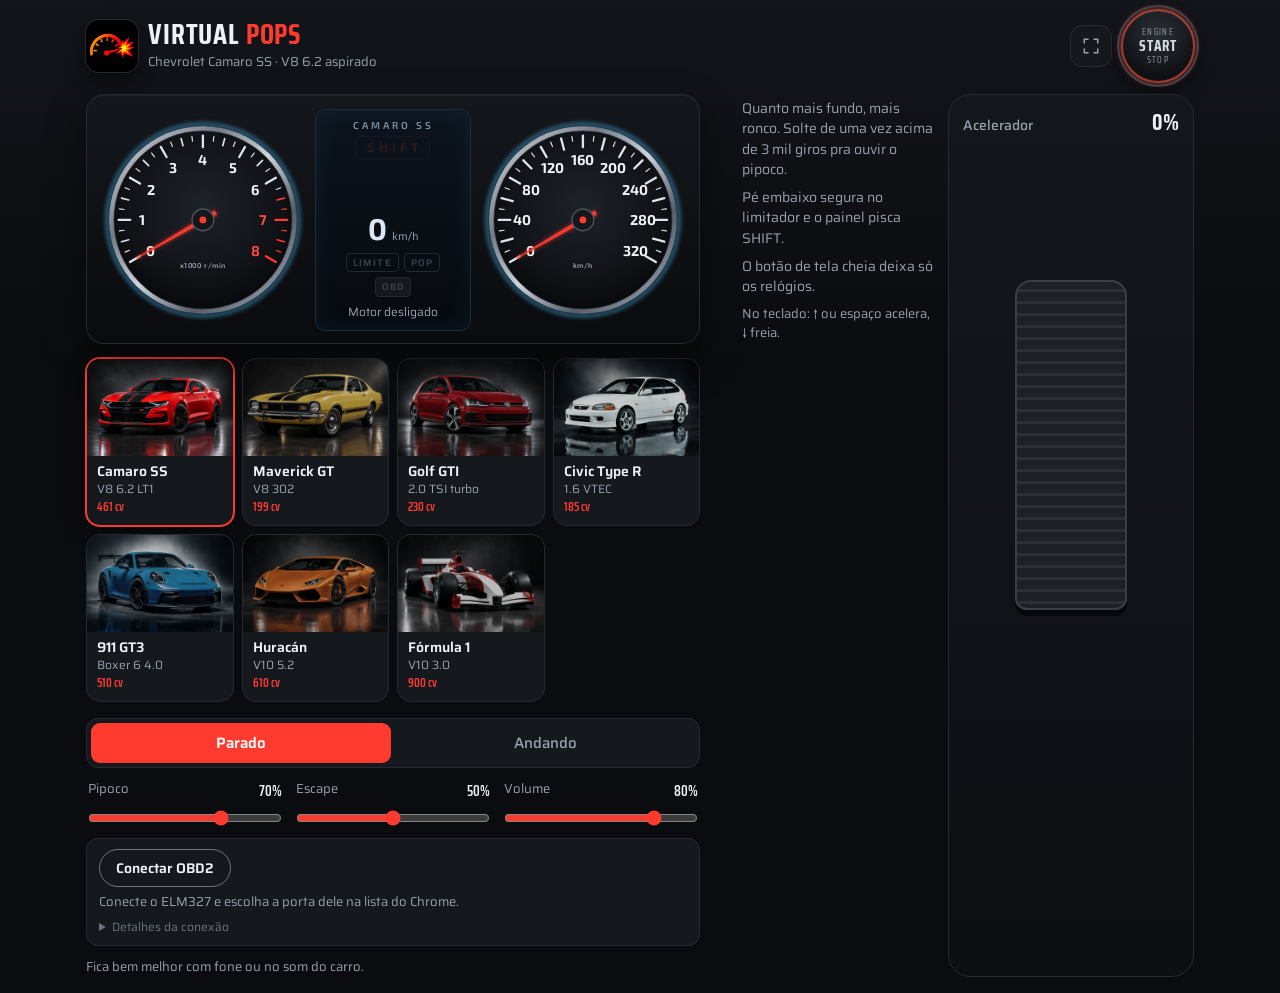
<file: index.html>
<!doctype html>
<html lang="pt-BR">
<head>
<meta charset="utf-8">
<meta name="viewport" content="width=device-width, initial-scale=1, viewport-fit=cover">
<title>Virtual Pops</title>
<meta name="description" content="Virtual Pops: simulador de ronco e pipoco de motor com o painel de cada carro: Camaro V8, Maverick V8, Golf GTI, Civic Type R VTEC, Porsche 911 GT3, Huracán V10 e Fórmula 1. Liga no OBD2 do seu carro.">
<meta name="theme-color" content="#0b0c0f">
<link rel="manifest" href="manifest.webmanifest">
<link rel="icon" href="icons/icon-192.png" type="image/png">
<link rel="apple-touch-icon" href="icons/apple-touch-icon.png">
<meta name="mobile-web-app-capable" content="yes">
<meta name="apple-mobile-web-app-capable" content="yes">
<meta name="apple-mobile-web-app-status-bar-style" content="black-translucent">
<meta name="apple-mobile-web-app-title" content="Virtual Pops">
<link rel="preconnect" href="https://fonts.googleapis.com">
<link rel="preconnect" href="https://fonts.gstatic.com" crossorigin>
<link href="https://fonts.googleapis.com/css2?family=Saira:wght@400;500;600&family=Saira+Condensed:wght@500;600;700&family=Exo+2:ital,wght@0,600;0,700;1,700&family=Jost:wght@400;500&family=Barlow:wght@500;600;700&family=Michroma&family=Share+Tech+Mono&display=swap" rel="stylesheet">
<link rel="stylesheet" href="css/app.css">
</head>
<body data-car="camaro">
<main class="app">
  <header class="top">
    <div class="brand">
      <img class="logo" src="icons/icon-192.png" alt="" width="44" height="44">
      <div class="brandtxt">
        <h1>Virtual <span>Pops</span></h1>
        <p class="carline" id="carLine">Chevrolet Camaro SS · V8 6.2 aspirado</p>
      </div>
    </div>
    <div class="topbtns">
      <button type="button" id="fsBtn" class="iconbtn" aria-pressed="false" aria-label="Modo painel: tela cheia só com os relógios" title="Modo painel: tela cheia só com os relógios">
        <svg class="ico-enter" viewBox="0 0 24 24" fill="none" stroke="currentColor" stroke-width="2" stroke-linecap="round" stroke-linejoin="round" aria-hidden="true"><path d="M8 3H3v5M16 3h5v5M8 21H3v-5M16 21h5v-5"/></svg>
        <svg class="ico-exit" viewBox="0 0 24 24" fill="none" stroke="currentColor" stroke-width="2" stroke-linecap="round" stroke-linejoin="round" aria-hidden="true"><path d="M3 8h5V3M21 8h-5V3M3 16h5v5M21 16h-5v5"/></svg>
      </button>
      <button type="button" id="power" class="start" aria-pressed="false" aria-label="Ligar motor">
        <span class="ring" aria-hidden="true"></span>
        <span class="lbl" aria-hidden="true"><small>ENGINE</small><b id="powerTxt">START</b><small>STOP</small></span>
      </button>
    </div>
  </header>

  <section class="cluster-wrap" id="clusterWrap" aria-label="Painel">
    <div id="cluster" class="cl"></div>
    <div class="backfire" id="backfire" aria-hidden="true"></div>
  </section>

  <section class="garage" aria-label="Garagem">
    <div class="cars" role="radiogroup" aria-label="Carro" id="segEngine"></div>
  </section>

  <section class="pedals" id="pedals" aria-label="Pedais">
    <div class="side">
      <div class="hint" id="hint">
        <div id="hintSim">
          <p>Quanto mais fundo, mais ronco. Solte de uma vez acima de 3 mil giros pra ouvir o pipoco.</p>
          <p>Pé embaixo segura no limitador e o painel pisca SHIFT.</p>
          <p>O botão de tela cheia deixa só os relógios.</p>
          <p class="kbd">No teclado: ↑ ou espaço acelera, ↓ freia.</p>
        </div>
        <div id="hintObd" hidden>
          <p>O pedal da tela segue o seu pé. A marcha e a velocidade vêm do seu carro.</p>
          <p>O giro do seu carro é convertido pra faixa do carro escolhido.</p>
          <p>Parado: o pipoco vem quando você solta depois de acelerar. Andando: ele continua enquanto o carro desacelera.</p>
          <p>Com o carro parado, pise até o fundo uma vez pra calibrar o pedal.</p>
        </div>
      </div>
      <div class="pad brake" id="brake" role="slider" tabindex="0" aria-label="Freio" aria-valuemin="0" aria-valuemax="100" aria-valuenow="0" data-on="0" hidden>
        <div class="fill"></div><div class="plate"></div>
        <div class="cap"><span>Freio</span><span class="pct">0%</span></div>
      </div>
    </div>
    <div class="pad gas" id="gas" role="slider" tabindex="0" aria-label="Acelerador" aria-valuemin="0" aria-valuemax="100" aria-valuenow="0" data-on="0">
      <div class="fill"></div><div class="plate"></div>
      <div class="cap"><span>Acelerador</span><span class="pct">0%</span></div>
    </div>
  </section>

  <section class="controls" aria-label="Ajustes">
    <div class="seg" role="radiogroup" aria-label="Situação do carro" id="segMode">
      <button type="button" role="radio" aria-checked="true" data-v="0">Parado</button>
      <button type="button" role="radio" aria-checked="false" data-v="1">Andando</button>
    </div>
    <div class="sliders">
      <label class="sl"><span>Pipoco <output id="popOut">70%</output></span><input id="pop" type="range" min="0" max="100" value="70"></label>
      <label class="sl"><span>Escape <output id="exhOut">50%</output></span><input id="exh" type="range" min="0" max="100" value="50"></label>
      <label class="sl"><span>Volume <output id="volOut">80%</output></span><input id="vol" type="range" min="0" max="100" value="80"></label>
    </div>
    <div class="obd" id="obd">
      <div class="obd-row">
        <button type="button" id="obdBtn" class="obd-btn" aria-pressed="false">Conectar OBD2</button>
        <button type="button" id="obdBle" class="obd-alt">Adaptador BLE</button>
      </div>
      <p class="obd-msg" id="obdMsg" role="status" aria-live="polite"></p>
      <details class="obd-log"><summary>Detalhes da conexão</summary><pre id="obdLog"></pre></details>
    </div>
  </section>

  <p class="status" id="status" role="status" aria-live="polite"></p>
</main>
<div class="shiftglow" id="shiftGlow" aria-hidden="true"></div>

<script src="js/engine.js"></script>
<script src="js/obd.js"></script>
<script src="js/cluster.js"></script>
<script src="js/app.js"></script>
</body>
</html>
</file>
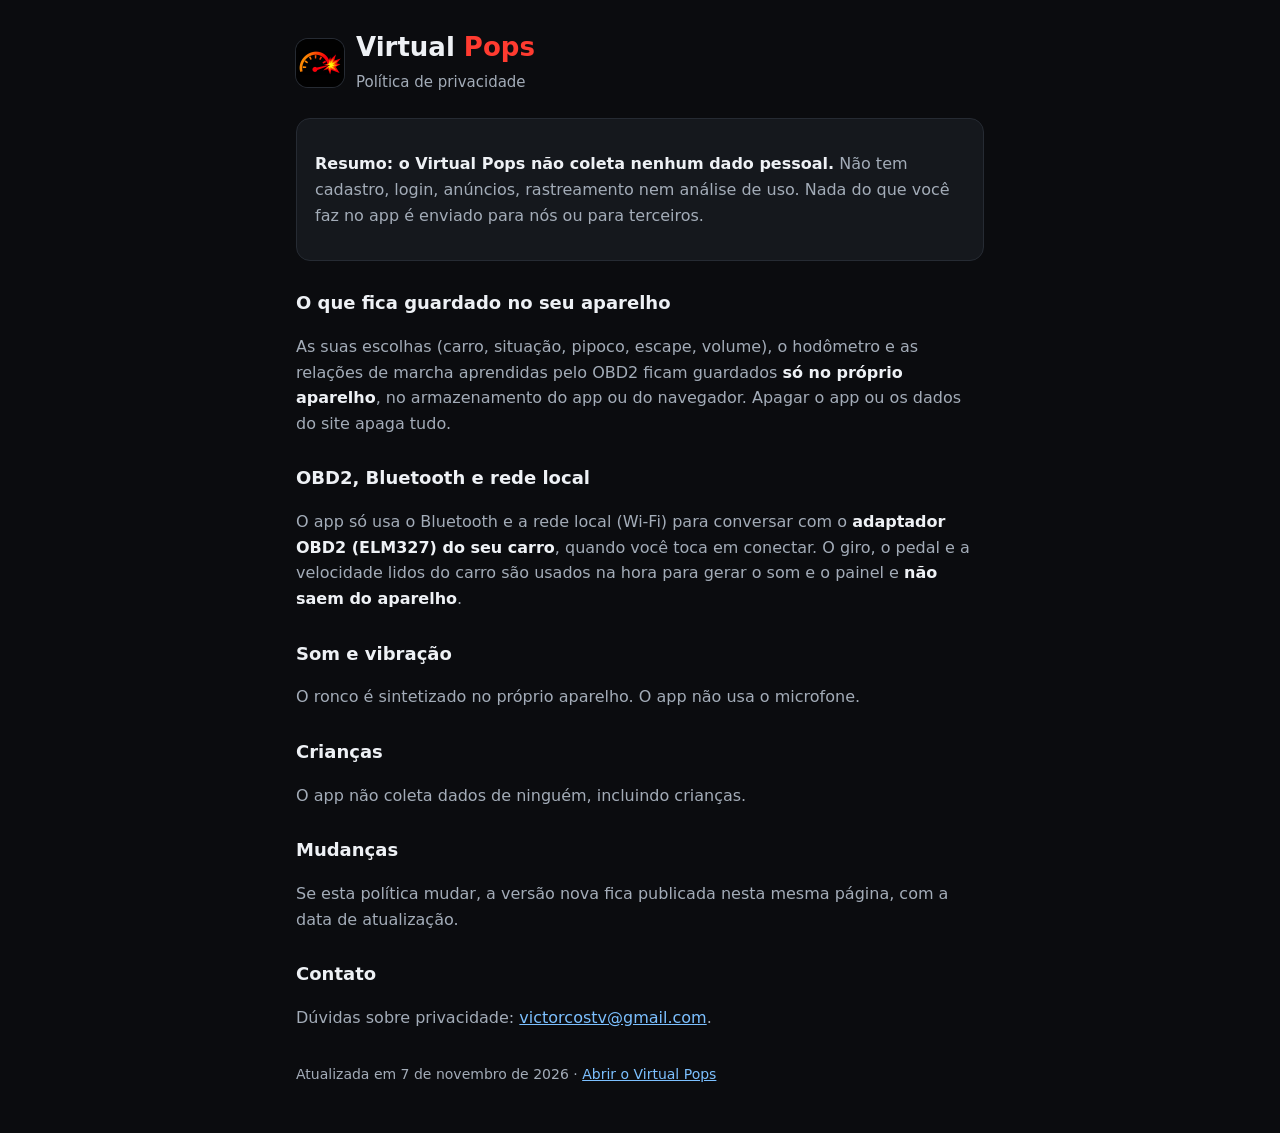
<file: privacidade.html>
<!doctype html>
<html lang="pt-BR">
<head>
<meta charset="utf-8">
<meta name="viewport" content="width=device-width, initial-scale=1">
<title>Virtual Pops — Política de privacidade</title>
<meta name="description" content="Política de privacidade do Virtual Pops, simulador de ronco e pipoco de motor.">
<link rel="icon" href="icons/icon-192.png" type="image/png">
<style>
  :root { --bg: #0b0c0f; --surface: #15181d; --ink: #eef1f5; --ink-2: #a3acb8; --line: #262b33; --accent: #ff3b30; color-scheme: dark; }
  * { box-sizing: border-box; }
  body { margin: 0; background: var(--bg); color: var(--ink); font: 400 16px/1.6 system-ui, -apple-system, "Segoe UI", Roboto, sans-serif; }
  main { max-width: 720px; margin: 0 auto; padding: 32px 16px 48px; }
  header { display: flex; align-items: center; gap: 12px; margin-bottom: 24px; }
  header img { width: 48px; height: 48px; border-radius: 12px; box-shadow: 0 0 0 1px var(--line); }
  h1 { margin: 0; font-size: 26px; line-height: 1.2; }
  h1 span { color: var(--accent); }
  h2 { margin: 28px 0 8px; font-size: 18px; }
  p, li { color: var(--ink-2); }
  strong { color: var(--ink); }
  a { color: #7cc0ff; }
  .card { background: var(--surface); border: 1px solid var(--line); border-radius: 14px; padding: 16px 18px; }
  footer { margin-top: 32px; font-size: 14px; color: var(--ink-2); }
</style>
</head>
<body>
<main>
  <header>
    <img src="icons/icon-192.png" alt="" width="48" height="48">
    <h1>Virtual <span>Pops</span><br><small style="font-size:15px;color:var(--ink-2);font-weight:400">Política de privacidade</small></h1>
  </header>

  <div class="card">
    <p><strong>Resumo: o Virtual Pops não coleta nenhum dado pessoal.</strong> Não tem cadastro, login, anúncios, rastreamento nem análise de uso. Nada do que você faz no app é enviado para nós ou para terceiros.</p>
  </div>

  <h2>O que fica guardado no seu aparelho</h2>
  <p>As suas escolhas (carro, situação, pipoco, escape, volume), o hodômetro e as relações de marcha aprendidas pelo OBD2 ficam guardados <strong>só no próprio aparelho</strong>, no armazenamento do app ou do navegador. Apagar o app ou os dados do site apaga tudo.</p>

  <h2>OBD2, Bluetooth e rede local</h2>
  <p>O app só usa o Bluetooth e a rede local (Wi-Fi) para conversar com o <strong>adaptador OBD2 (ELM327) do seu carro</strong>, quando você toca em conectar. O giro, o pedal e a velocidade lidos do carro são usados na hora para gerar o som e o painel e <strong>não saem do aparelho</strong>.</p>

  <h2>Som e vibração</h2>
  <p>O ronco é sintetizado no próprio aparelho. O app não usa o microfone.</p>

  <h2>Crianças</h2>
  <p>O app não coleta dados de ninguém, incluindo crianças.</p>

  <h2>Mudanças</h2>
  <p>Se esta política mudar, a versão nova fica publicada nesta mesma página, com a data de atualização.</p>

  <h2>Contato</h2>
  <p>Dúvidas sobre privacidade: <a href="mailto:victorcostv@gmail.com">victorcostv@gmail.com</a>.</p>

  <footer>Atualizada em 7 de novembro de 2026 · <a href="./">Abrir o Virtual Pops</a></footer>
</main>
</body>
</html>
</file>
<file: css/app.css>
/* Virtual Pops — estilo geral e painéis por carro */
:root {
  --bg: #0b0c0f; --bg-2: #12151a; --surface: #15181d; --surface-2: #1c2026;
  --ink: #eef1f5; --ink-2: #98a1ad; --ink-3: #6b7480; --line: #262b33;
  --accent: #ff3b30; --accent-ink: #fff; --glow: #4fc3ff; --ok: #39d98a; --red: #ff4d4d;
  --rubber: #1d2025; --rib: #2b2f36; --fill: rgba(255, 59, 48, 0.16);
  --font-ui: "Saira", system-ui, -apple-system, "Segoe UI", Roboto, sans-serif;
  --font-num: "Saira Condensed", "Arial Narrow", "Roboto Condensed", system-ui, sans-serif;
  --radius: 18px;
  color-scheme: dark;
}
body[data-car="maverick"] { --bg: #0c0a08; --bg-2: #171209; --surface: #1a1612; --surface-2: #231d17; --line: #33291f; --accent: #ff8c42; --accent-ink: #1a0d04; --glow: #ffb257; --fill: rgba(255, 140, 66, 0.16); --ink: #f3ebdc; --ink-2: #a89d8a; --ink-3: #7a6f5f; }
body[data-car="gti"] { --accent: #e10a17; --glow: #ffffff; --fill: rgba(225, 10, 23, 0.16); }
body[data-car="huracan"] { --bg: #050507; --bg-2: #0d0d13; --surface: #111116; --surface-2: #18181f; --line: #26262f; --accent: #ffb400; --accent-ink: #1a1200; --glow: #ff7a00; --fill: rgba(255, 180, 0, 0.14); }
body[data-car="f1"] { --bg: #07080a; --bg-2: #0f1115; --surface: #14171b; --surface-2: #1b1f24; --line: #2a2f36; --accent: #39ff14; --accent-ink: #061a02; --glow: #4f7bff; --fill: rgba(57, 255, 20, 0.12); }
body[data-car="civic"] { --accent: #e3001b; --glow: #ffb000; --fill: rgba(227, 0, 27, 0.16); }
body[data-car="gt3"] { --bg: #07090c; --bg-2: #0c1219; --surface: #12161c; --surface-2: #19202a; --line: #232a35; --accent: #2b8fff; --accent-ink: #fff; --glow: #7cc0ff; --fill: rgba(43, 143, 255, 0.16); }

*, *::before, *::after { box-sizing: border-box; }
html { height: 100%; background: var(--bg); }
body {
  margin: 0; min-height: 100%; color: var(--ink);
  background: linear-gradient(180deg, var(--bg-2), var(--bg) 360px) no-repeat var(--bg);
  font: 400 16px/1.45 var(--font-ui);
  -webkit-tap-highlight-color: transparent; -webkit-text-size-adjust: 100%;
}
button { font: inherit; color: inherit; }
button:focus-visible, input:focus-visible, summary:focus-visible, [tabindex]:focus-visible { outline: 3px solid var(--glow); outline-offset: 2px; }
[hidden] { display: none !important; }

.app {
  max-width: 560px; margin: 0 auto;
  padding: calc(10px + env(safe-area-inset-top, 0px)) 16px calc(16px + env(safe-area-inset-bottom, 0px));
  display: grid; grid-template-columns: minmax(0, 1fr); gap: 12px;
}
.app > * { min-width: 0; }

/* ---------- topo ---------- */
.top { display: flex; align-items: center; justify-content: space-between; gap: 12px; }
.brand { min-width: 0; display: flex; align-items: center; gap: 10px; }
.brandtxt { min-width: 0; }
.logo { flex: none; display: block; width: 44px; height: 44px; border-radius: 11px; box-shadow: 0 0 0 1px var(--line), 0 6px 16px rgba(0, 0, 0, 0.5); }
h1 { margin: 0; font: 700 22px/1 var(--font-num); letter-spacing: 0.03em; text-transform: uppercase; white-space: nowrap; }
h1 span { color: var(--accent); }
.carline { margin: 5px 0 0; font-size: 13px; color: var(--ink-2); white-space: nowrap; overflow: hidden; text-overflow: ellipsis; }
.topbtns { display: flex; align-items: center; gap: 10px; flex: none; }
.iconbtn {
  width: 42px; height: 42px; border-radius: 12px; border: 1px solid var(--line); background: var(--surface);
  color: var(--ink-2); display: grid; place-items: center; cursor: pointer; touch-action: manipulation;
}
.iconbtn:hover { color: var(--ink); }
.iconbtn svg { width: 18px; height: 18px; }
.iconbtn .ico-exit { display: none; }

/* botão de partida */
.start {
  position: relative; width: 62px; height: 62px; border-radius: 50%; border: 0; padding: 0; cursor: pointer; flex: none;
  background: radial-gradient(circle at 50% 32%, #2b2f36, #0e1013 72%);
  box-shadow: 0 0 0 3px #1b1e23, 0 0 0 5px #3a3f47, 0 8px 18px rgba(0, 0, 0, 0.6), inset 0 2px 2px rgba(255, 255, 255, 0.08);
  color: #d7dce3; display: grid; place-items: center; touch-action: manipulation;
}
.start .ring { position: absolute; inset: -1px; border-radius: 50%; border: 2px solid rgba(255, 80, 60, 0.6); box-shadow: 0 0 10px rgba(255, 80, 60, 0.4); transition: border-color 0.2s, box-shadow 0.2s; }
.start .lbl { display: grid; line-height: 1; text-align: center; font-family: var(--font-num); }
.start small { font-size: 8px; letter-spacing: 0.14em; color: #8f97a3; }
.start b { font-size: 14px; letter-spacing: 0.06em; margin: 2px 0; }
.start:active { transform: translateY(1px); }
.start[aria-pressed="true"] .ring { border-color: var(--ok); box-shadow: 0 0 14px rgba(57, 217, 138, 0.6), inset 0 0 10px rgba(57, 217, 138, 0.25); }
.start[aria-pressed="true"] b { color: #fff; }

/* ---------- painel ---------- */
.cluster-wrap { position: relative; container: clusterbox / inline-size; }
.backfire {
  position: absolute; left: 12%; right: 12%; bottom: -8px; height: 44px; border-radius: 50%;
  background: radial-gradient(closest-side, rgba(255, 150, 40, 0.95), rgba(255, 70, 0, 0.4), transparent);
  filter: blur(10px); opacity: 0; pointer-events: none;
}
.cl {
  position: relative; display: grid; grid-template-columns: minmax(0, 1fr) minmax(0, 1fr); grid-template-areas: "tach speedo" "center center";
  gap: 6px 8px; align-items: center; padding: 10px 8px 8px; border-radius: var(--radius);
  background: linear-gradient(180deg, #14171c, #0a0b0e); border: 1px solid var(--line);
  box-shadow: inset 0 1px 0 rgba(255, 255, 255, 0.04), 0 18px 40px rgba(0, 0, 0, 0.45);
}
.cl.shift-on { box-shadow: inset 0 0 0 2px #ff2a2a, 0 0 30px rgba(255, 40, 40, 0.6), 0 18px 40px rgba(0, 0, 0, 0.45); }
.cl .gauge { grid-area: tach; min-width: 0; }
.cl .speedo { grid-area: speedo; }
.cl .center { grid-area: center; min-width: 0; }
.cl .gauge svg { display: block; width: 100%; height: auto; aspect-ratio: 1 / 1; }
.cl-defs { position: absolute; width: 0; height: 0; overflow: hidden; }
.cl text { text-anchor: middle; dominant-baseline: central; user-select: none; -webkit-user-select: none; }
.cl .num { font-variant-numeric: tabular-nums; }
.cl-huracan, .cl-f1, .cl-gt3 { display: block; padding: 0; background: none; border: 0; border-radius: 20px; overflow: hidden; }
.cl-huracan svg, .cl-f1 svg, .cl-gt3 svg { display: block; width: 100%; max-width: 100%; height: auto; }
.cl-huracan svg { aspect-ratio: 520 / 420; }
.cl-f1 svg { aspect-ratio: 520 / 300; }
.cl-gt3 svg { aspect-ratio: 560 / 300; }

/* telinha central dos painéis analógicos: em linhas no celular, em coluna quando cabe o painel de três partes */
.cl .screen, .cl .mfd, .cl .plate, .cl .lcd { display: grid; gap: 6px; padding: 8px 12px; border-radius: 10px; }
.cl .row { display: flex; align-items: center; justify-content: space-between; gap: 10px; min-width: 0; }
.cl .r2 { justify-content: flex-start; gap: 16px; }
.cl .brandline { font: 600 10px/1 "Exo 2", sans-serif; letter-spacing: 0.3em; color: #7f8fa3; white-space: nowrap; }
.cl .gear { font: 700 34px/1 "Exo 2", sans-serif; color: #fff; min-width: 1.1em; min-height: 1em; }
.cl .dspd { display: flex; align-items: baseline; gap: 5px; font-variant-numeric: tabular-nums; }
.cl .dspd b { font: 700 28px/1 "Exo 2", sans-serif; }
.cl .dspd span { font-size: 11px; color: var(--ink-2); }
.cl .lamps { display: flex; gap: 5px; flex-wrap: wrap; justify-content: flex-end; }
.cl .lamp { font: 600 9.5px/1 var(--font-ui); letter-spacing: 0.12em; padding: 4px 6px; border-radius: 4px; color: #3a414b; border: 1px solid #232930; }
.cl .lamp.cut.on { color: #fff; background: #d12a2a; border-color: #ff5a5a; box-shadow: 0 0 8px rgba(255, 60, 60, 0.6); }
.cl .lamp.pop.on { color: #111; background: #ffa63b; border-color: #ffc46b; box-shadow: 0 0 8px rgba(255, 166, 59, 0.6); }
.cl .lamp.obd.on { color: #06110b; background: #39d98a; border-color: #7cf0b6; box-shadow: 0 0 8px rgba(57, 217, 138, 0.6); }
.cl .msg { font-size: 12px; color: var(--ink-2); min-height: 1.3em; min-width: 0; white-space: nowrap; overflow: hidden; text-overflow: ellipsis; }

/* aviso de troca */
.cl .shift {
  font: 700 13px/1 "Exo 2", sans-serif; letter-spacing: 0.3em; padding: 4px 6px 4px 10px; border-radius: 4px;
  color: #ff3b30; border: 1px solid rgba(255, 59, 48, 0.55); opacity: 0.13; white-space: nowrap;
}
.cl .shift.on { opacity: 1; }
.cl .shift.hot { background: #ff2222; color: #fff; border-color: #ff8080; box-shadow: 0 0 14px rgba(255, 40, 40, 0.9); }

@container clusterbox (min-width: 560px) {
  .cl { grid-template-columns: minmax(0, 1.12fr) minmax(0, 0.86fr) minmax(0, 1.12fr); grid-template-areas: "tach center speedo"; gap: 0 10px; padding: 14px 14px 12px; }
  .cl .screen, .cl .mfd, .cl .plate, .cl .lcd { justify-items: center; text-align: center; gap: 8px; padding: 10px; }
  .cl .row { flex-direction: column; justify-content: center; gap: 6px; }
  .cl .r3 .lamps { order: -1; justify-content: center; }
  .cl .gear { font-size: 40px; }
  .cl .dspd b { font-size: 30px; }
}

/* Camaro: aro cromado, luz azul, ponteiro vermelho */
.cl-camaro .glowring { fill: none; stroke: var(--glow); stroke-width: 5; opacity: 0.55; filter: blur(3px); }
.cl-camaro .bezel { fill: url(#cam-bezel); }
.cl-camaro .face { fill: url(#cam-face); stroke: #2a2f37; stroke-width: 1; }
.cl-camaro .tick { stroke: #dfe4ea; stroke-width: 1.7; stroke-linecap: round; }
.cl-camaro .tick.mid { stroke-width: 2.4; }
.cl-camaro .tick.major { stroke-width: 3.4; }
.cl-camaro .tick.hot { stroke: #ff3b30; }
.cl-camaro .num { fill: #f2f5f8; font: 700 21px "Exo 2", sans-serif; }
.cl-camaro .num.hot { fill: #ff4a40; }
.cl-camaro .unit { fill: #9aa5b3; font: 600 10.5px "Exo 2", sans-serif; letter-spacing: 0.08em; }
.cl-camaro .nd { fill: #ff3b30; filter: drop-shadow(0 0 3px rgba(255, 59, 48, 0.7)); }
.cl-camaro .hub { fill: #15171b; stroke: #4a515b; stroke-width: 2; }
.cl-camaro .hubcap { fill: #ff3b30; }
.cl-camaro .screen { background: linear-gradient(180deg, #0d141d, #070a0f); border: 1px solid #1f2c3c; box-shadow: inset 0 0 24px rgba(79, 195, 255, 0.08); color: #dbe7f5; }

/* Maverick: relógios pretos, cromado largo, agulha laranja, luz âmbar */
.cl-maverick { background: linear-gradient(180deg, #1b1612, #0b0908); border-color: #3a2f24; }
.cl-maverick .bezel { fill: url(#mav-chrome); }
.cl-maverick .face { fill: url(#mav-face); }
.cl-maverick .innerring { fill: none; stroke: #2a2522; stroke-width: 1; }
.cl-maverick .tick { stroke: #f1e7d2; stroke-width: 1.4; }
.cl-maverick .tick.mid { stroke-width: 2; }
.cl-maverick .tick.major { stroke-width: 2.6; }
.cl-maverick .tick.hot { stroke: #ff5a36; }
.cl-maverick .num { fill: #f1e7d2; font: 400 20px "Jost", sans-serif; }
.cl-maverick .num.hot { fill: #ff6a46; }
.cl-maverick .unit, .cl-maverick .title { fill: #a89c86; font: 500 9.5px "Jost", sans-serif; letter-spacing: 0.2em; }
.cl-maverick .nd { fill: #ff8c42; filter: drop-shadow(0 2px 2px rgba(0, 0, 0, 0.6)); }
.cl-maverick .ndw { fill: #2b2b2b; }
.cl-maverick .hub { fill: url(#mav-chrome); stroke: #111; stroke-width: 1; }
.cl-maverick .hubcap { fill: #111; }
.cl-maverick .plate {
  background: linear-gradient(180deg, #2a241e, #15110e); border: 2px solid #8d857a;
  box-shadow: inset 0 0 0 1px #3b332b, inset 0 2px 8px rgba(0, 0, 0, 0.6);
}
.cl-maverick .brandline { font-family: "Jost", sans-serif; font-weight: 500; color: #b8a98f; letter-spacing: 0.32em; }
.cl-maverick .shift { font: 500 13px/1 "Jost", sans-serif; letter-spacing: 0.3em; }
.cl-maverick .quad { display: flex; gap: 10px; font: 500 18px/1 "Jost", sans-serif; color: #4a4038; }
.cl-maverick .quad span.on { color: #ffb257; text-shadow: 0 0 8px rgba(255, 178, 87, 0.8); }
.cl-maverick .gsmall { font: 500 14px "Jost", sans-serif; color: #ffb257; min-width: 2ch; }
.cl-maverick .odo { display: flex; align-items: center; gap: 2px; }
.cl-maverick .odo i {
  display: inline-grid; place-items: center; width: 16px; height: 22px; background: #0a0a0a; color: #f3e9d2;
  font: 500 15px/1 "Jost", sans-serif; font-style: normal; border-radius: 2px;
  box-shadow: inset 0 0 0 1px #2a2a2a, inset 0 -6px 8px rgba(0, 0, 0, 0.6);
}
.cl-maverick .odo i.tenth { background: #6d1d1d; }
.cl-maverick .odo small { margin-left: 6px; font: 500 11px "Jost", sans-serif; color: #a89c86; }
.cl-maverick .msg { color: #a89c86; }
.cl-maverick .r3 .lamps { order: 0; }

/* GTI: colmeia, números brancos, faixa e ponteiros vermelhos */
.cl-gti .bezel { fill: url(#gti-bezel); }
.cl-gti .face { fill: url(#gti-face); }
.cl-gti .redring { fill: none; stroke: #e10a17; stroke-width: 1.5; opacity: 0.9; }
.cl-gti .redband { fill: none; stroke: #e10a17; }
.cl-gti .tick { stroke: #fff; stroke-width: 1.6; }
.cl-gti .tick.mid { stroke-width: 2.2; }
.cl-gti .tick.major { stroke-width: 3; }
.cl-gti .num { fill: #fff; font: 600 19px "Barlow", sans-serif; }
.cl-gti .unit { fill: #9aa0ab; font: 500 10px "Barlow", sans-serif; letter-spacing: 0.08em; }
.cl-gti .badge { fill: #e10a17; font: 700 15px "Barlow", sans-serif; letter-spacing: 0.14em; }
.cl-gti .nd { fill: #e10a17; filter: drop-shadow(0 0 3px rgba(225, 10, 23, 0.6)); }
.cl-gti .ndtip { fill: #ff6b6b; }
.cl-gti .hub { fill: #111216; stroke: #34373e; stroke-width: 2; }
.cl-gti .mfd { background: #07070a; border: 1px solid #2a2b31; color: #f2f2f2; }
.cl-gti .brandline { color: #e10a17; font-family: "Barlow", sans-serif; font-weight: 700; }
.cl-gti .shift { font-family: "Barlow", sans-serif; }
.cl-gti .gear, .cl-gti .dspd b { font-family: "Barlow", sans-serif; }
.cl-gti .boost { display: flex; align-items: center; gap: 8px; font-size: 11px; color: var(--ink-2); width: 100%; }
.cl-gti .boost .bar { flex: 1; display: block; height: 5px; background: #23242a; border-radius: 3px; overflow: hidden; }
.cl-gti .boost .bfill { display: block; height: 100%; width: 0; background: #e10a17; }
.cl-gti .boost .bval { font: 600 12px var(--font-num); font-style: normal; color: #fff; min-width: 48px; text-align: right; }

/* Civic Type R: relógios brancos, ponteiros vermelhos, visor âmbar e luz do VTEC */
.cl-civic { background: linear-gradient(180deg, #1b1c20, #0a0a0c); }
.cl-civic .bezel { fill: url(#civ-bezel); }
.cl-civic .face { fill: url(#civ-face); stroke: #9a9a93; stroke-width: 1; }
.cl-civic .redband { fill: none; stroke: #e3001b; }
.cl-civic .tick { stroke: #16181c; stroke-width: 1.5; }
.cl-civic .tick.mid { stroke-width: 2.1; }
.cl-civic .tick.major { stroke-width: 3; }
.cl-civic .tick.hot { stroke: #c80018; }
.cl-civic .num { fill: #121418; font: 600 21px "Barlow", sans-serif; }
.cl-civic .num.hot { fill: #c80018; }
.cl-civic .unit { fill: #5a5e64; font: 600 10px "Barlow", sans-serif; letter-spacing: 0.06em; }
.cl-civic .badge { fill: #e3001b; font: italic 700 16px "Exo 2", sans-serif; letter-spacing: 0.04em; }
.cl-civic .nd { fill: #e3001b; filter: drop-shadow(0 1px 1.5px rgba(0, 0, 0, 0.45)); }
.cl-civic .ndw { fill: #1a1a1c; }
.cl-civic .hub { fill: #141519; stroke: #2c2f35; stroke-width: 2; }
.cl-civic .hubcap { fill: #34373d; }
.cl-civic .lcd { background: linear-gradient(180deg, #1a1208, #0c0803); border: 1px solid #3b2a12; box-shadow: inset 0 0 22px rgba(255, 140, 20, 0.08); color: #ffb347; }
.cl-civic .brandline { color: #e3001b; font: italic 700 12px/1 "Exo 2", sans-serif; letter-spacing: 0.16em; }
.cl-civic .gear, .cl-civic .dspd b { color: #ffb347; font-family: "Barlow", sans-serif; text-shadow: 0 0 8px rgba(255, 150, 40, 0.45); }
.cl-civic .dspd span, .cl-civic .msg { color: #a3793f; }
.cl-civic .vtec {
  font: italic 700 13px/1 "Exo 2", sans-serif; letter-spacing: 0.12em; padding: 4px 8px; border-radius: 4px;
  color: #4d3614; border: 1px solid #3b2a12; white-space: nowrap; transition: background 0.08s, color 0.08s;
}
.cl-civic .vtec.on { color: #1a0d00; background: #ffb000; border-color: #ffd36b; box-shadow: 0 0 12px rgba(255, 176, 0, 0.85); }

/* 911 GT3: conta-giros central com telas dos lados */
.cl-gt3 .bg { fill: #07080a; }
.cl-gt3 .scr { fill: url(#gt3-scr); stroke: #22262d; stroke-width: 1.5; }
.cl-gt3 .ring { fill: none; stroke: url(#gt3-ring); stroke-width: 5; }
.cl-gt3 .face { fill: url(#gt3-face); stroke: #24272d; stroke-width: 1; }
.cl-gt3 .redarc { fill: none; stroke: #e5231b; stroke-width: 6; }
.cl-gt3 .tick { stroke: #e9ecef; stroke-width: 1.5; }
.cl-gt3 .tick.mid { stroke-width: 2; }
.cl-gt3 .tick.major { stroke-width: 3.2; }
.cl-gt3 .tick.hot { stroke: #ff3b30; }
.cl-gt3 .num { fill: #f4f5f7; font: 600 21px "Barlow", sans-serif; }
.cl-gt3 .num.hot { fill: #ff4a3d; }
.cl-gt3 .ptr { fill: #ff4b1f; filter: drop-shadow(0 0 2px rgba(255, 75, 31, 0.6)); }
.cl-gt3 .cap { fill: #121418; stroke: #3d4148; stroke-width: 2; }
.cl-gt3 .cap2 { fill: #2a2d33; }
.cl-gt3 .gunit { fill: #8a919b; font: 500 9.5px "Barlow", sans-serif; letter-spacing: 0.14em; }
.cl-gt3 .ggear { fill: #fff; font: 600 46px "Barlow", sans-serif; }
.cl-gt3 .ggear.hot { fill: #ff4a3d; }
.cl-gt3 .gmsg { fill: #b9c0c9; font: 500 13px var(--font-ui); }
.cl-gt3 .gshift { fill: #ff3b30; font: 700 12px "Barlow", sans-serif; letter-spacing: 0.32em; opacity: 0.14; }
.cl-gt3 .gshift.on { opacity: 1; }
.cl-gt3 .gshift.hot { filter: drop-shadow(0 0 5px rgba(255, 59, 48, 0.9)); }
.cl-gt3 .sl { fill: none; stroke: #1c1f25; stroke-width: 9; }
.cl-gt3 .sl.on.g { stroke: #2cff6a; filter: drop-shadow(0 0 3px #2cff6a); }
.cl-gt3 .sl.on.y { stroke: #ffd21f; filter: drop-shadow(0 0 3px #ffd21f); }
.cl-gt3 .sl.on.r { stroke: #ff3b2f; filter: drop-shadow(0 0 3px #ff3b2f); }
.cl-gt3 .slbl { fill: #7d848e; font: 600 11px "Barlow", sans-serif; letter-spacing: 0.18em; }
.cl-gt3 .sval { fill: #fff; font: 600 40px "Barlow", sans-serif; font-variant-numeric: tabular-nums; }
.cl-gt3 .sval.sm { font-size: 30px; }
.cl-gt3 .smode { fill: #2b8fff; font: 700 15px "Barlow", sans-serif; letter-spacing: 0.24em; }
.cl-gt3 .slamp { fill: #2c3037; font: 600 11px var(--font-ui); letter-spacing: 0.14em; }
.cl-gt3 .slamp.cut.on { fill: #ff3b3b; }
.cl-gt3 .slamp.pop.on { fill: #ffa63b; }
.cl-gt3 .slamp.obd.on { fill: #39d98a; }

/* LEDs de troca */
.cl .led { fill: #17171d; stroke: #26262e; stroke-width: 1; }
.cl .led.on.g { fill: #2cff6a; stroke: #7dffa6; filter: drop-shadow(0 0 4px #2cff6a); }
.cl .led.on.r { fill: #ff3b2f; stroke: #ff8a82; filter: drop-shadow(0 0 4px #ff3b2f); }
.cl .led.on.b { fill: #4f7bff; stroke: #9fb7ff; filter: drop-shadow(0 0 4px #4f7bff); }

/* Huracán: painel digital */
.cl-huracan .bg { fill: #050507; }
.cl-huracan .hexframe { fill: none; stroke: #2b2b35; stroke-width: 2; }
.cl-huracan .hexframe.thin { stroke: #1d1d25; stroke-width: 1; }
.cl-huracan .face { fill: url(#hur-face); stroke: #1b1b22; stroke-width: 1; }
.cl-huracan .redarc { fill: none; stroke: #ff2f2f; stroke-width: 4; }
.cl-huracan .track { fill: none; stroke: #1d1d25; stroke-width: 12; }
.cl-huracan .prog { fill: none; stroke: url(#hur-heat); stroke-width: 12; }
.cl-huracan .tick { stroke: #d9d9e0; stroke-width: 1.4; }
.cl-huracan .tick.major { stroke-width: 2.6; }
.cl-huracan .tick.hot { stroke: #ff3b3b; }
.cl-huracan .num { fill: #f0f0f4; font: 400 17px "Michroma", sans-serif; }
.cl-huracan .num.hot { fill: #ff4a4a; }
.cl-huracan .ptr { fill: #fff; filter: drop-shadow(0 0 3px rgba(255, 255, 255, 0.8)); }
.cl-huracan .hgear { fill: #fff; font: 400 88px "Michroma", sans-serif; }
.cl-huracan .hgear.hot { fill: #ff4a4a; }
.cl-huracan .hspd { fill: #ffb400; font: 400 40px "Michroma", sans-serif; font-variant-numeric: tabular-nums; }
.cl-huracan .hunit { fill: #8c8c99; font: 400 11px "Michroma", sans-serif; letter-spacing: 0.2em; }
.cl-huracan .hmsg { fill: #c9c9d2; font: 500 15px var(--font-ui); }
.cl-huracan .hlbl { fill: #6f6f7d; font: 400 11px "Michroma", sans-serif; letter-spacing: 0.16em; }
.cl-huracan .hval { fill: #f0f0f4; font: 400 18px "Michroma", sans-serif; font-variant-numeric: tabular-nums; }
.cl-huracan .hmode { fill: #ffb400; font: 400 13px "Michroma", sans-serif; letter-spacing: 0.3em; }
.cl-huracan .hlamp { fill: #2a2a33; font: 600 11px var(--font-ui); letter-spacing: 0.14em; }
.cl-huracan .hlamp.on { fill: #ff3b3b; }
.cl-huracan .hshift { fill: #ff3b3b; font: 400 14px "Michroma", sans-serif; letter-spacing: 0.4em; opacity: 0.12; }
.cl-huracan .hshift.on { opacity: 1; }
.cl-huracan .hshift.hot { filter: drop-shadow(0 0 6px rgba(255, 59, 59, 0.9)); }

/* Fórmula 1: volante com LCD */
.cl-f1 .wheel { stroke: #30353c; stroke-width: 2; }
.cl-f1 .lcd { fill: url(#f1-lcd); stroke: #0d0f0e; stroke-width: 3; }
.cl-f1 .lbl { fill: #3c4a3a; font: 500 12px "Share Tech Mono", monospace; letter-spacing: 0.2em; }
.cl-f1 .lbl.shift { fill: #182417; font-weight: 700; font-size: 14px; opacity: 0.15; }
.cl-f1 .lbl.shift.on { opacity: 1; }
.cl-f1 .sg { fill: #8f9c84; opacity: 0.3; }
.cl-f1 .sg.on { fill: #182417; opacity: 1; }
.cl-f1 .bar { fill: #8f9c84; opacity: 0.3; }
.cl-f1 .bar.on { fill: #182417; opacity: 1; }
.cl-f1 .lcdtxt { fill: #182417; font: 600 14px "Share Tech Mono", monospace; letter-spacing: 0.1em; text-anchor: start; }
.cl-f1 .lcdtxt.c { text-anchor: middle; }
.cl-f1 .lcdtxt.r { text-anchor: end; }
.cl-f1 .led { fill: #121417; stroke: #2a2f36; }

/* ---------- garagem ---------- */
.cars {
  display: flex; gap: 8px; overflow-x: auto; scroll-snap-type: x proximity; overscroll-behavior-x: contain;
  margin: 0 -16px; padding: 2px 16px 6px; scroll-padding: 0 16px; scrollbar-width: none;
}
.cars::-webkit-scrollbar { display: none; }
.car {
  flex: 0 0 auto; scroll-snap-align: start; display: grid; grid-template-columns: 62px auto; align-items: center; gap: 0 10px;
  padding: 5px 14px 5px 5px; border: 1px solid var(--line); border-radius: 12px;
  background: var(--surface); color: var(--ink); text-align: left; cursor: pointer; touch-action: manipulation;
  transition: border-color 0.15s, box-shadow 0.15s;
}
.car img { display: block; width: 62px; height: 42px; object-fit: cover; border-radius: 8px; background: #0a0b0e; filter: saturate(0.7) brightness(0.8); transition: filter 0.2s; }
.car .meta { display: grid; gap: 1px; min-width: 0; }
.car b { font: 600 14px/1.2 var(--font-ui); white-space: nowrap; }
.car .meta > span { font-size: 12px; line-height: 1.25; color: var(--ink-2); white-space: nowrap; }
.car em { display: none; font: 600 12px var(--font-num); font-style: normal; color: var(--accent); }
.car[aria-checked="true"] { border-color: var(--accent); box-shadow: 0 0 0 1px var(--accent), 0 8px 22px rgba(0, 0, 0, 0.45); }
.car[aria-checked="true"] img, .car:hover img { filter: none; }
@media (min-width: 900px) {
  .cars { display: grid; grid-template-columns: repeat(4, minmax(0, 1fr)); margin: 0; padding: 2px 0 4px; overflow: visible; }
  .car { grid-template-columns: minmax(0, 1fr); padding: 0; overflow: hidden; border-radius: 14px; }
  .car img { width: 100%; height: auto; aspect-ratio: 3 / 2; border-radius: 0; }
  .car .meta { padding: 7px 10px 9px; }
  .car em { display: block; }
  .car b, .car .meta > span { overflow: hidden; text-overflow: ellipsis; }
}

/* ---------- pedais ---------- */
.pedals { display: grid; grid-template-columns: minmax(0, 1fr) minmax(0, 1.25fr); gap: 12px; min-height: 220px; }
.side { display: grid; min-height: 0; }
.hint { align-self: start; font-size: 14px; color: var(--ink-2); padding: 4px 2px; }
.hint p { margin: 0 0 8px; max-width: 30ch; }
.hint .kbd { display: none; font-size: 13px; }
@media (hover: hover) and (pointer: fine) { .hint .kbd { display: block; } }
.pad {
  position: relative; height: 100%; min-height: 210px; border-radius: 22px; overflow: hidden;
  background: linear-gradient(180deg, #14171c, #0d0f13); border: 1px solid var(--line); cursor: ns-resize;
  touch-action: none; -webkit-user-select: none; user-select: none; -webkit-touch-callout: none;
}
.pad .fill { position: absolute; left: 0; right: 0; top: 0; height: calc(var(--y, 0) * 100%); background: var(--fill); border-bottom: 2px solid var(--accent); opacity: 0; transition: opacity 0.12s; }
.pad[data-on="1"] .fill { opacity: 1; }
.pad .plate {
  position: absolute; left: 50%; top: 21%; width: min(46%, 170px); height: min(60%, 330px); border-radius: 16px 16px 12px 12px;
  background: repeating-linear-gradient(to bottom, var(--rubber) 0 9px, var(--rib) 9px 12px);
  transform: translateX(-50%) perspective(520px) rotateX(calc(var(--d, 0) * 26deg)); transform-origin: 50% 100%;
  box-shadow: 0 6px 0 rgba(0, 0, 0, 0.55), inset 0 0 0 2px #3a3f47; pointer-events: none;
}
.pad.brake .plate { width: min(66%, 220px); height: min(40%, 200px); top: 30%; }
.pad .cap { position: absolute; left: 14px; right: 14px; top: 10px; display: flex; justify-content: space-between; align-items: baseline; font-size: 14px; font-weight: 500; color: var(--ink-2); pointer-events: none; }
.pad .pct { font: 700 22px var(--font-num); color: var(--ink); font-variant-numeric: tabular-nums; }

/* ---------- ajustes ---------- */
.controls { display: grid; gap: 12px; }
.seg { display: grid; grid-auto-flow: column; grid-auto-columns: 1fr; gap: 4px; padding: 4px; border-radius: 12px; background: var(--surface); border: 1px solid var(--line); }
.seg button { min-height: 40px; border: 0; border-radius: 9px; background: transparent; color: var(--ink-2); font: 500 15px var(--font-ui); cursor: pointer; touch-action: manipulation; }
.seg button[aria-checked="true"] { background: var(--accent); color: var(--accent-ink); font-weight: 600; }
.sliders { display: grid; grid-template-columns: repeat(3, minmax(0, 1fr)); gap: 14px; padding: 0 2px; }
.sl { display: grid; gap: 2px; font-size: 13px; color: var(--ink-2); }
.sl > span { display: flex; justify-content: space-between; gap: 6px; }
.sl output { color: var(--ink); font: 600 14px var(--font-num); font-variant-numeric: tabular-nums; }
.sl input { width: 100%; margin: 6px 0 0; accent-color: var(--accent); }
@media (max-width: 380px) { .sliders { grid-template-columns: 1fr 1fr; } }

.obd { display: grid; gap: 6px; padding: 10px 12px; border-radius: 12px; background: var(--surface); border: 1px solid var(--line); }
.obd.live { border-color: var(--ok); }
.obd-row { display: flex; flex-wrap: wrap; align-items: center; gap: 10px; }
.obd-btn { min-height: 38px; padding: 0 16px; border-radius: 999px; border: 1.5px solid var(--ink-3); background: transparent; color: var(--ink); font: 600 14px var(--font-ui); cursor: pointer; }
.obd-btn[aria-pressed="true"] { background: var(--ok); border-color: var(--ok); color: #06110b; }
.obd-btn:disabled { opacity: 0.5; cursor: default; }
.obd-alt { min-height: 38px; padding: 0 4px; border: 0; background: none; color: var(--ink-2); font-size: 13px; text-decoration: underline; text-underline-offset: 3px; cursor: pointer; }
.obd-msg { margin: 0; font-size: 13px; color: var(--ink-2); }
.obd-msg.err { color: var(--red); }
.obd-log summary { font-size: 12px; color: var(--ink-3); cursor: pointer; }
.obd-log pre { margin: 6px 0 0; max-height: 150px; overflow: auto; padding: 8px 10px; border-radius: 8px; background: var(--bg); font-size: 11.5px; line-height: 1.4; white-space: pre-wrap; }

.status { margin: 0; min-height: 1.45em; font-size: 13px; color: var(--ink-2); }
.status.err { color: var(--red); }

@media (max-height: 700px) and (max-width: 899px) {
  .app { gap: 10px; }
  .pedals { min-height: 190px; }
  .pad { min-height: 184px; }
}
@media (min-width: 900px) {
  .app { max-width: 1140px; grid-template-columns: minmax(0, 1.15fr) minmax(0, 0.85fr); column-gap: 40px; align-content: start; }
  .top { grid-column: 1 / -1; }
  .cluster-wrap, .garage, .controls, .status { grid-column: 1; }
  .pedals { grid-column: 2; grid-row: 2 / span 4; min-height: 540px; }
  h1 { font-size: 28px; }
  .logo { width: 52px; height: 52px; border-radius: 13px; }
  .start { width: 72px; height: 72px; }
  .start b { font-size: 15px; }
  .start small { font-size: 9px; }
}

/* ---------- pisca de troca em tela cheia ---------- */
.shiftglow { position: fixed; inset: 0; pointer-events: none; z-index: 4; opacity: 0; box-shadow: inset 0 0 90px 14px rgba(255, 30, 30, 0.8); }
body.cockpit .shiftglow.on { opacity: 1; }

/* ---------- modo painel: tela cheia só com os relógios ---------- */
body.cockpit .iconbtn .ico-enter { display: none; }
body.cockpit .iconbtn .ico-exit { display: block; }
body.cockpit { overflow: hidden; background: #000; }
body.cockpit .app {
  max-width: none; min-height: 100vh; min-height: 100dvh; gap: 8px;
  /* longe da ilha/entalhe e do traço de início quando o app esconde a barra de status */
  padding: max(8px, env(safe-area-inset-top, 0px)) max(8px, env(safe-area-inset-right, 0px)) max(8px, env(safe-area-inset-bottom, 0px)) max(8px, env(safe-area-inset-left, 0px));
  grid-template-columns: minmax(0, 1fr) minmax(130px, 24%); grid-template-rows: auto minmax(0, 1fr); align-items: center;
}
body.cockpit .garage, body.cockpit .controls, body.cockpit .status, body.cockpit .hint, body.cockpit .brand { display: none !important; }
body.cockpit .top { grid-column: 2; grid-row: 1; justify-content: flex-end; }
body.cockpit .cluster-wrap { grid-column: 1; grid-row: 1 / span 2; justify-self: center; align-self: center; width: 100%; }
body.cockpit .pedals { grid-column: 2; grid-row: 2; min-height: 0; height: 100%; grid-template-columns: minmax(0, 1fr); grid-template-rows: 1fr 1fr; gap: 8px; }
body.cockpit .pedals.one { grid-template-rows: minmax(0, 1fr); }
body.cockpit .pedals.one .side { display: none; }
body.cockpit .pad { min-height: 0; height: 100%; }
body.cockpit.obd-live .pedals { display: none; }
body.cockpit.obd-live .app { grid-template-columns: minmax(0, 1fr) auto; }
@media (orientation: portrait) {
  body.cockpit .app { grid-template-columns: minmax(0, 1fr); grid-template-rows: auto auto minmax(0, 1fr); align-items: start; align-content: start; }
  body.cockpit .top, body.cockpit .cluster-wrap, body.cockpit .pedals { grid-column: 1; }
  body.cockpit .top { grid-row: 1; }
  body.cockpit .cluster-wrap { grid-row: 2; }
  body.cockpit .pedals { grid-row: 3; align-self: stretch; height: auto; min-height: 170px; grid-template-columns: minmax(0, 1fr) minmax(0, 1.25fr); grid-template-rows: minmax(0, 1fr); }
  body.cockpit .pedals.one { grid-template-columns: minmax(0, 1fr); }
  body.cockpit.obd-live .app { grid-template-columns: minmax(0, 1fr); }
}

@media (prefers-reduced-motion: reduce) {
  .start .ring, .pad .fill, .car, .car img, .cl-civic .vtec { transition: none; }
}
</file>
